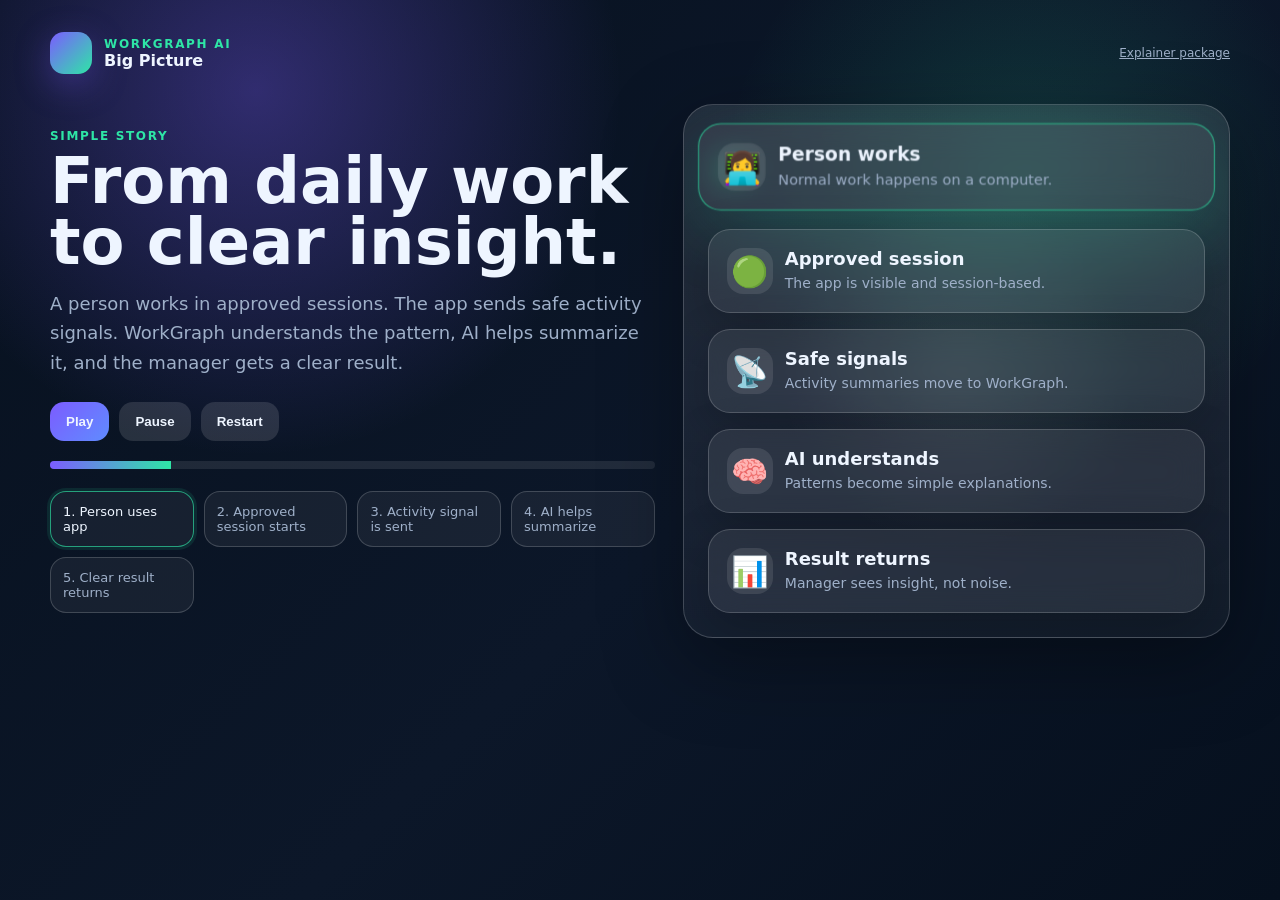
<file: docs/system-explainer/01-big-picture/index.html>
<!doctype html><html lang="en"><head><meta charset="utf-8"><meta name="viewport" content="width=device-width,initial-scale=1"><title>WorkGraph AI - Big Picture</title><link rel="stylesheet" href="../shared/styles.css"></head><body><main class="page"><header class="topbar"><div class="brand"><div class="logo"></div><div><div class="eyebrow">WorkGraph AI</div><strong>Big Picture</strong></div></div><a class="mini" href="../README.md">Explainer package</a></header><section class="hero"><div><div class="eyebrow">Simple story</div><h1>From daily work to clear insight.</h1><p>A person works in approved sessions. The app sends safe activity signals. WorkGraph understands the pattern, AI helps summarize it, and the manager gets a clear result.</p><div class="controls"><button class="primary" data-play>Play</button><button data-pause>Pause</button><button data-restart>Restart</button></div><div class="progress"><span data-progress></span></div><div class="steps" id="steps"></div></div><div class="stage"><div class="grid" style="position:relative;z-index:1"><div class="node demo-node"><div class="icon">👩‍💻</div><div><h3>Person works</h3><p>Normal work happens on a computer.</p></div></div><div class="node demo-node"><div class="icon">🟢</div><div><h3>Approved session</h3><p>The app is visible and session-based.</p></div></div><div class="node demo-node"><div class="icon">📡</div><div><h3>Safe signals</h3><p>Activity summaries move to WorkGraph.</p></div></div><div class="node demo-node"><div class="icon">🧠</div><div><h3>AI understands</h3><p>Patterns become simple explanations.</p></div></div><div class="node demo-node"><div class="icon">📊</div><div><h3>Result returns</h3><p>Manager sees insight, not noise.</p></div></div></div><div class="moving-dot" id="dot"></div></div></section></main><script src="../shared/ui.js"></script><script>const steps=["Person uses app","Approved session starts","Activity signal is sent","AI helps summarize","Clear result returns"];document.getElementById('steps').innerHTML=steps.map((s,i)=>`<div class="step-pill" data-step-pill>${i+1}. ${s}</div>`).join('');const dot=document.getElementById('dot');const positions=[[40,58],[260,128],[90,218],[300,300],[150,375]];DemoUI.createStepper({steps,duration:1500,onStep:(i)=>{DemoUI.setActive('.demo-node',i);dot.style.left=positions[i][0]+'px';dot.style.top=positions[i][1]+'px';}});</script></body></html>
</file>
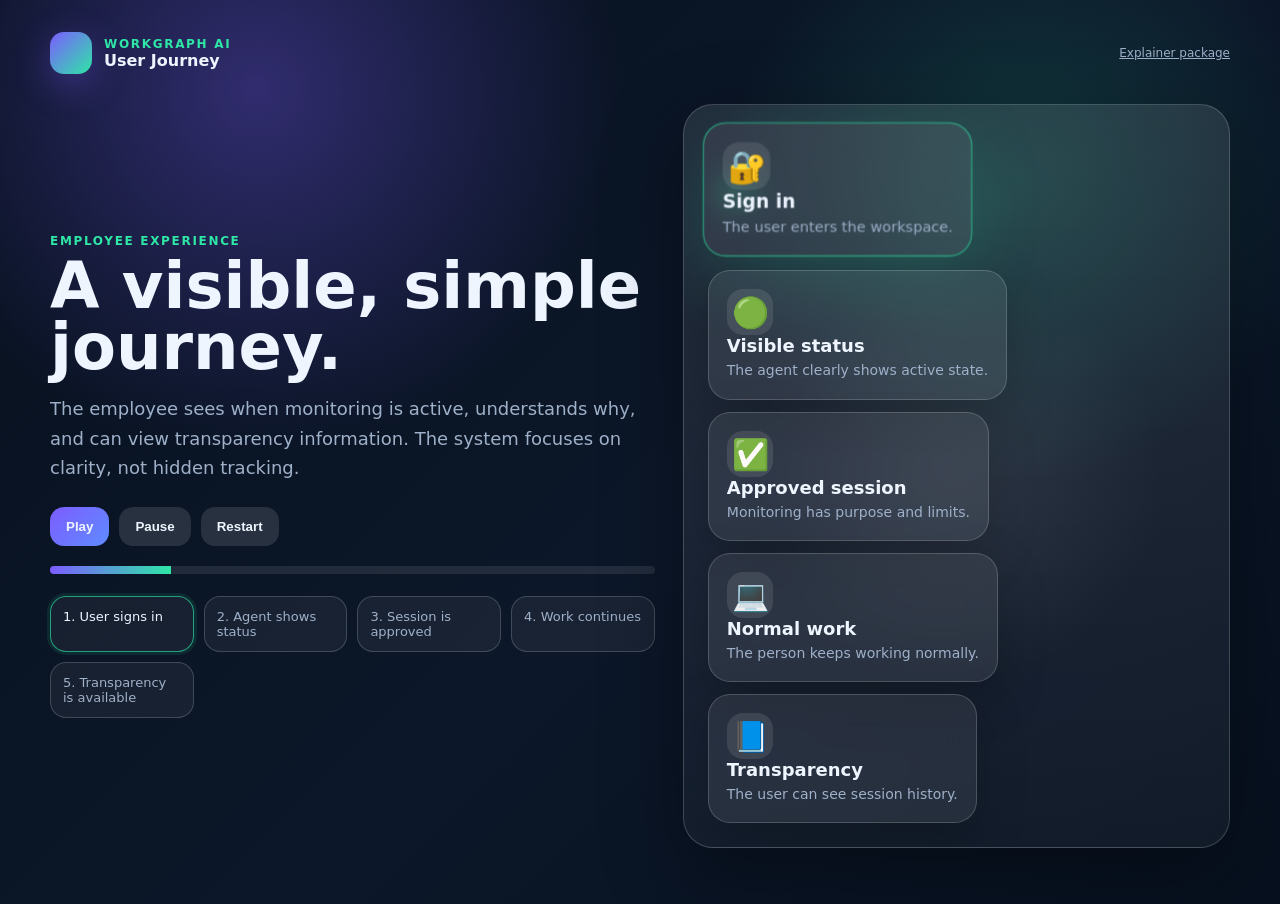
<file: docs/system-explainer/02-user-journey/index.html>
<!doctype html><html lang="en"><head><meta charset="utf-8"><meta name="viewport" content="width=device-width,initial-scale=1"><title>WorkGraph AI - User Journey</title><link rel="stylesheet" href="../shared/styles.css"></head><body><main class="page"><header class="topbar"><div class="brand"><div class="logo"></div><div><div class="eyebrow">WorkGraph AI</div><strong>User Journey</strong></div></div><a class="mini" href="../README.md">Explainer package</a></header><section class="hero"><div><div class="eyebrow">Employee experience</div><h1>A visible, simple journey.</h1><p>The employee sees when monitoring is active, understands why, and can view transparency information. The system focuses on clarity, not hidden tracking.</p><div class="controls"><button class="primary" data-play>Play</button><button data-pause>Pause</button><button data-restart>Restart</button></div><div class="progress"><span data-progress></span></div><div class="steps" id="steps"></div></div><div class="stage"><div class="timeline" style="position:relative;z-index:1;flex-wrap:wrap"><div class="card demo-node"><div class="icon">🔐</div><h3>Sign in</h3><p>The user enters the workspace.</p></div><div class="card demo-node"><div class="icon">🟢</div><h3>Visible status</h3><p>The agent clearly shows active state.</p></div><div class="card demo-node"><div class="icon">✅</div><h3>Approved session</h3><p>Monitoring has purpose and limits.</p></div><div class="card demo-node"><div class="icon">💻</div><h3>Normal work</h3><p>The person keeps working normally.</p></div><div class="card demo-node"><div class="icon">📘</div><h3>Transparency</h3><p>The user can see session history.</p></div></div><div class="moving-dot" id="dot"></div></div></section></main><script src="../shared/ui.js"></script><script>const steps=["User signs in","Agent shows status","Session is approved","Work continues","Transparency is available"];document.getElementById('steps').innerHTML=steps.map((s,i)=>`<div class="step-pill" data-step-pill>${i+1}. ${s}</div>`).join('');const dot=document.getElementById('dot');const positions=[[45,80],[245,80],[445,80],[155,260],[360,260]];DemoUI.createStepper({steps,duration:1500,onStep:(i)=>{DemoUI.setActive('.demo-node',i);dot.style.left=positions[i][0]+'px';dot.style.top=positions[i][1]+'px';}});</script></body></html>
</file>
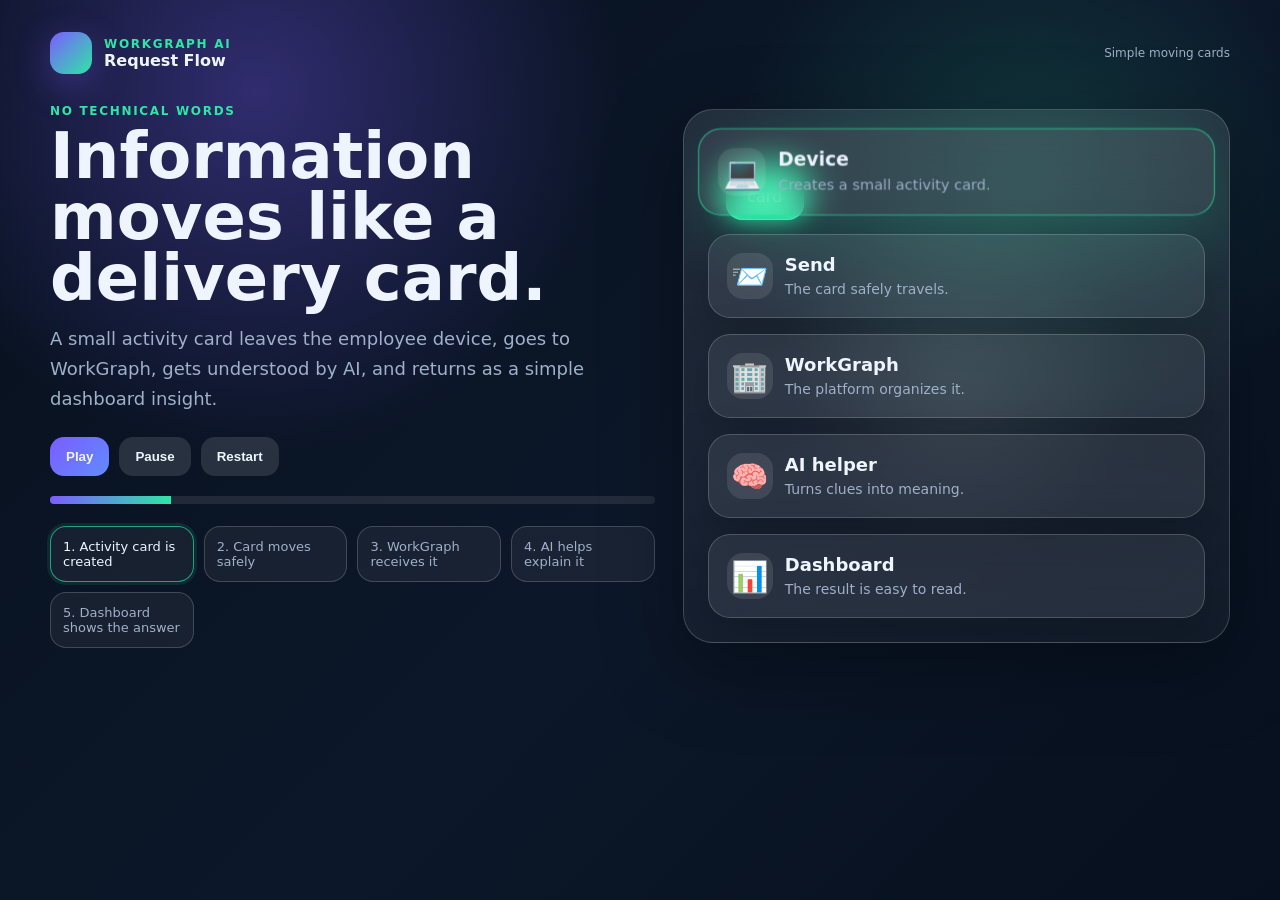
<file: docs/system-explainer/03-request-flow/index.html>
<!doctype html><html lang="en"><head><meta charset="utf-8"><meta name="viewport" content="width=device-width,initial-scale=1"><title>WorkGraph AI - Request Flow</title><link rel="stylesheet" href="../shared/styles.css"></head><body><main class="page"><header class="topbar"><div class="brand"><div class="logo"></div><div><div class="eyebrow">WorkGraph AI</div><strong>Request Flow</strong></div></div><span class="mini">Simple moving cards</span></header><section class="hero"><div><div class="eyebrow">No technical words</div><h1>Information moves like a delivery card.</h1><p>A small activity card leaves the employee device, goes to WorkGraph, gets understood by AI, and returns as a simple dashboard insight.</p><div class="controls"><button class="primary" data-play>Play</button><button data-pause>Pause</button><button data-restart>Restart</button></div><div class="progress"><span data-progress></span></div><div class="steps" id="steps"></div></div><div class="stage"><div class="grid" style="position:relative;z-index:1"><div class="node demo-node"><div class="icon">💻</div><div><h3>Device</h3><p>Creates a small activity card.</p></div></div><div class="node demo-node"><div class="icon">📨</div><div><h3>Send</h3><p>The card safely travels.</p></div></div><div class="node demo-node"><div class="icon">🏢</div><div><h3>WorkGraph</h3><p>The platform organizes it.</p></div></div><div class="node demo-node"><div class="icon">🧠</div><div><h3>AI helper</h3><p>Turns clues into meaning.</p></div></div><div class="node demo-node"><div class="icon">📊</div><div><h3>Dashboard</h3><p>The result is easy to read.</p></div></div></div><div class="card moving-dot" id="packet" style="width:78px;height:52px;border-radius:16px;display:grid;place-items:center">card</div></div></section></main><script src="../shared/ui.js"></script><script>const steps=["Activity card is created","Card moves safely","WorkGraph receives it","AI helps explain it","Dashboard shows the answer"];document.getElementById('steps').innerHTML=steps.map((s,i)=>`<div class="step-pill" data-step-pill>${i+1}. ${s}</div>`).join('');const packet=document.getElementById('packet');const positions=[[42,58],[300,90],[95,190],[310,270],[150,360]];DemoUI.createStepper({steps,duration:1400,onStep:(i)=>{DemoUI.setActive('.demo-node',i);packet.style.left=positions[i][0]+'px';packet.style.top=positions[i][1]+'px';packet.textContent=i===4?'insight':'card';}});</script></body></html>
</file>
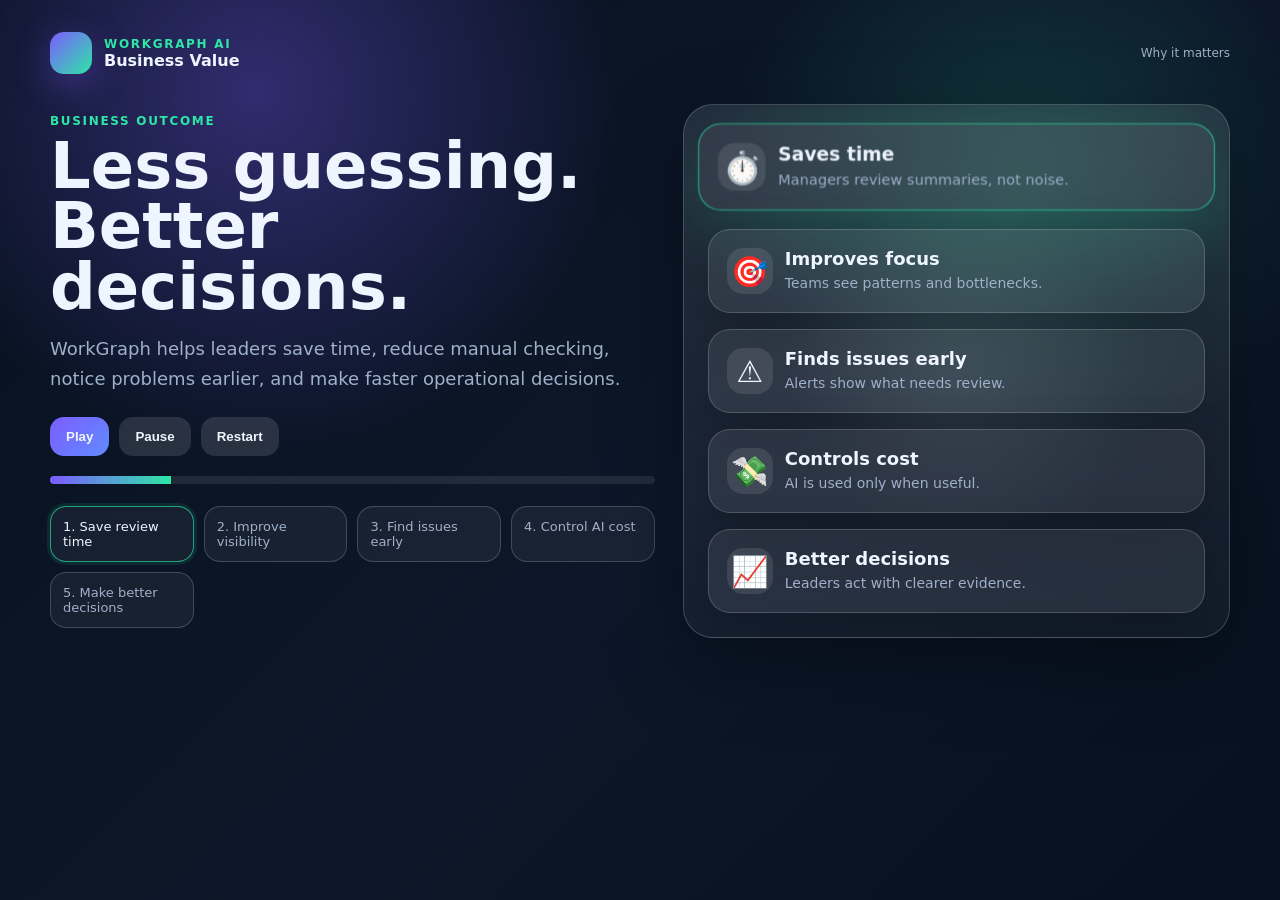
<file: docs/system-explainer/06-business-value/index.html>
<!doctype html><html lang="en"><head><meta charset="utf-8"><meta name="viewport" content="width=device-width,initial-scale=1"><title>WorkGraph AI - Business Value</title><link rel="stylesheet" href="../shared/styles.css"></head><body><main class="page"><header class="topbar"><div class="brand"><div class="logo"></div><div><div class="eyebrow">WorkGraph AI</div><strong>Business Value</strong></div></div><span class="mini">Why it matters</span></header><section class="hero"><div><div class="eyebrow">Business outcome</div><h1>Less guessing. Better decisions.</h1><p>WorkGraph helps leaders save time, reduce manual checking, notice problems earlier, and make faster operational decisions.</p><div class="controls"><button class="primary" data-play>Play</button><button data-pause>Pause</button><button data-restart>Restart</button></div><div class="progress"><span data-progress></span></div><div class="steps" id="steps"></div></div><div class="stage"><div class="grid" style="position:relative;z-index:1"><div class="node demo-node"><div class="icon">⏱️</div><div><h3>Saves time</h3><p>Managers review summaries, not noise.</p></div></div><div class="node demo-node"><div class="icon">🎯</div><div><h3>Improves focus</h3><p>Teams see patterns and bottlenecks.</p></div></div><div class="node demo-node"><div class="icon">⚠️</div><div><h3>Finds issues early</h3><p>Alerts show what needs review.</p></div></div><div class="node demo-node"><div class="icon">💸</div><div><h3>Controls cost</h3><p>AI is used only when useful.</p></div></div><div class="node demo-node"><div class="icon">📈</div><div><h3>Better decisions</h3><p>Leaders act with clearer evidence.</p></div></div></div></div></section></main><script src="../shared/ui.js"></script><script>const steps=["Save review time","Improve visibility","Find issues early","Control AI cost","Make better decisions"];document.getElementById('steps').innerHTML=steps.map((s,i)=>`<div class="step-pill" data-step-pill>${i+1}. ${s}</div>`).join('');DemoUI.createStepper({steps,duration:1500,onStep:(i)=>DemoUI.setActive('.demo-node',i)});</script></body></html>
</file>
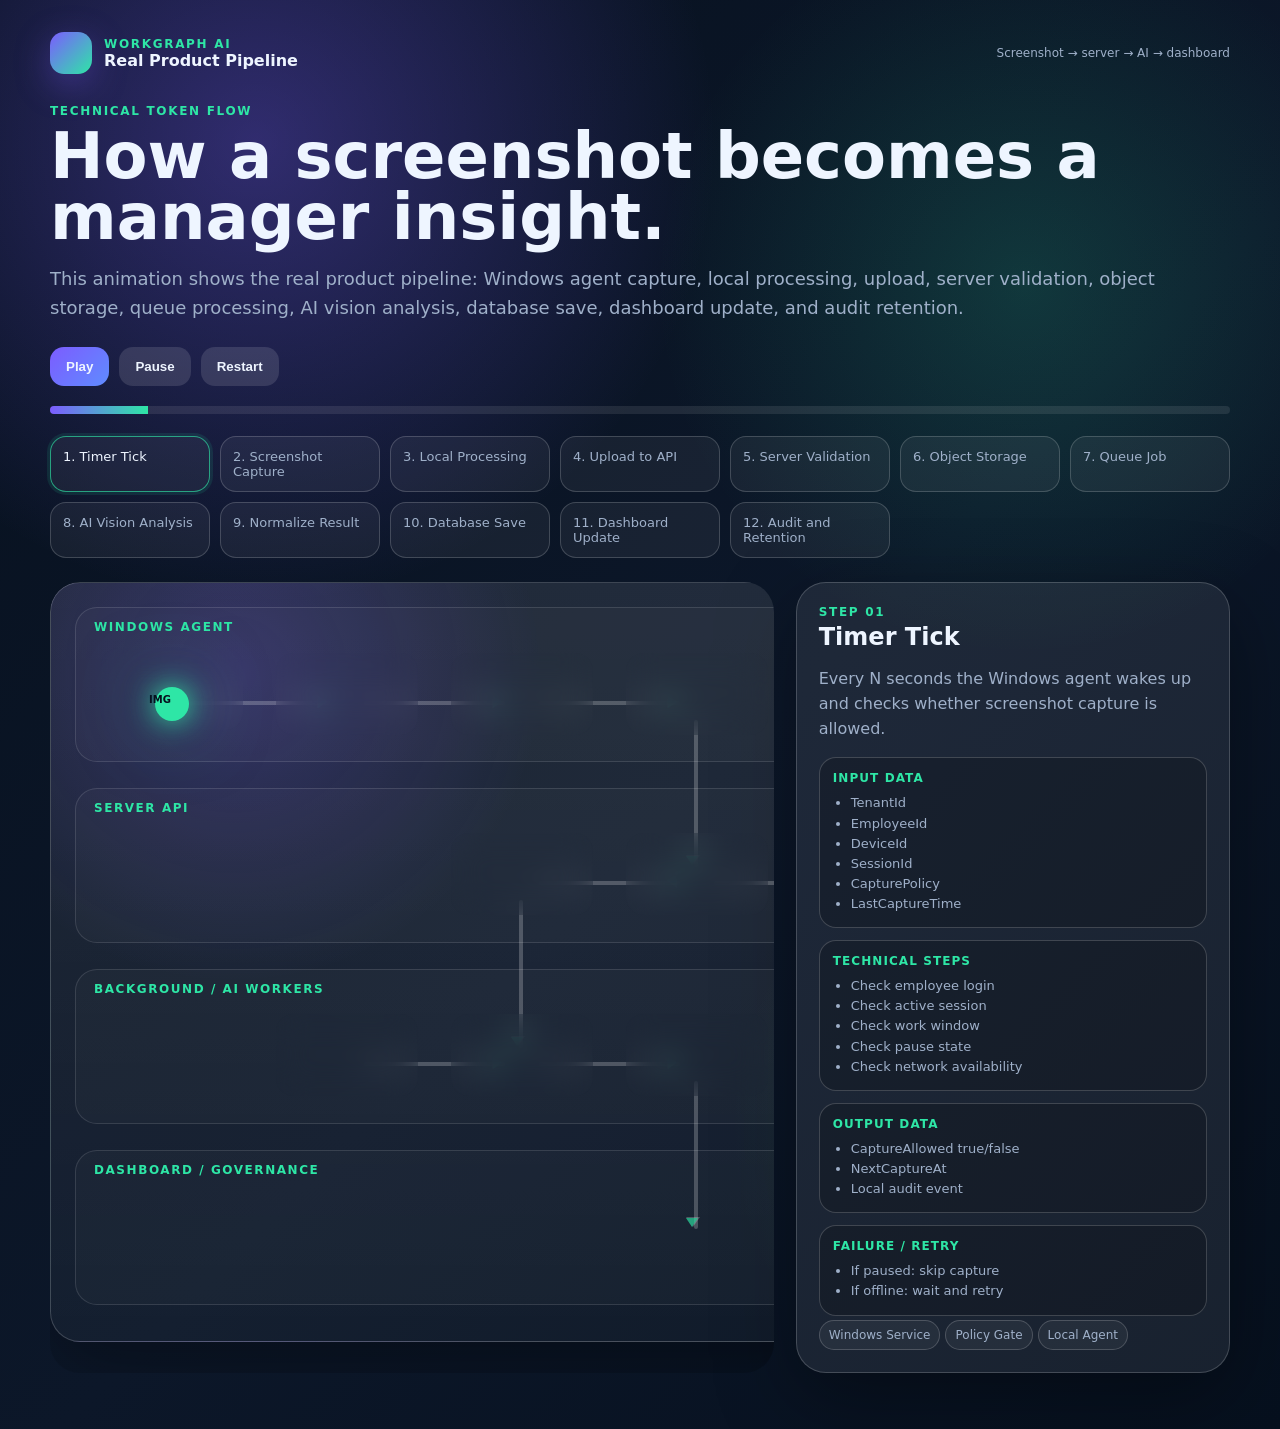
<file: docs/system-explainer/07-bpmn-flow/index.html>
<!doctype html><html lang="en"><head><meta charset="utf-8"><meta name="viewport" content="width=device-width,initial-scale=1"><title>WorkGraph AI - Real Product Pipeline</title><link rel="stylesheet" href="../shared/styles.css"><style>.shell{display:grid;grid-template-columns:1.25fr .75fr;gap:22px;margin-top:24px}.wrap{overflow:auto;border-radius:30px}.diagram{position:relative;width:1220px;height:760px;border:1px solid var(--line);border-radius:30px;background:radial-gradient(circle at 15% 12%,rgba(124,92,255,.24),transparent 25%),radial-gradient(circle at 82% 72%,rgba(46,230,166,.15),transparent 28%),linear-gradient(180deg,rgba(255,255,255,.095),rgba(255,255,255,.035));box-shadow:var(--shadow);overflow:hidden}.lane{position:absolute;left:24px;right:24px;height:155px;border:1px solid rgba(255,255,255,.12);border-radius:22px;background:rgba(255,255,255,.025)}.lane b{position:absolute;left:18px;top:12px;color:var(--accent);font-size:12px;letter-spacing:.13em;text-transform:uppercase}.l1{top:24px}.l2{top:205px}.l3{top:386px}.l4{top:567px}.node{position:absolute;width:142px;min-height:82px;border:1px solid var(--line);border-radius:18px;background:rgba(255,255,255,.08);padding:12px;text-align:center;z-index:4;cursor:pointer;transition:.35s}.node .ico{font-size:24px}.node h3{font-size:14px;margin:4px 0}.node p{font-size:11.5px;line-height:1.3;color:var(--muted);margin:0}.node.active{border-color:rgba(46,230,166,.95);background:linear-gradient(135deg,rgba(124,92,255,.42),rgba(46,230,166,.18));box-shadow:0 0 0 5px rgba(46,230,166,.12),0 24px 80px rgba(46,230,166,.22);transform:translateY(-5px)}.line{position:absolute;height:4px;background:rgba(255,255,255,.22);border-radius:99px;z-index:1}.line.v{width:4px;height:62px}.line.active{background:linear-gradient(90deg,var(--primary),var(--accent));box-shadow:0 0 20px rgba(46,230,166,.42)}.line.v.active{background:linear-gradient(180deg,var(--primary),var(--accent))}.arrow{position:absolute;width:0;height:0;border-left:10px solid rgba(255,255,255,.36);border-top:7px solid transparent;border-bottom:7px solid transparent;z-index:2}.arrow.down{transform:rotate(90deg)}.arrow.active{border-left-color:var(--accent)}.token{position:absolute;width:34px;height:34px;border-radius:50%;background:var(--accent);box-shadow:0 0 28px var(--accent),0 0 80px rgba(46,230,166,.55);z-index:6;transition:left .7s cubic-bezier(.2,.8,.2,1),top .7s cubic-bezier(.2,.8,.2,1)}.token:after{content:'IMG';position:absolute;inset:7px auto auto -6px;font-size:10px;font-weight:900;color:#06101e}.panel{border:1px solid var(--line);border-radius:30px;background:rgba(255,255,255,.075);box-shadow:var(--shadow);padding:22px}.panel h2{margin:4px 0 8px}.panel p{color:var(--muted);line-height:1.55}.box{border:1px solid var(--line);border-radius:17px;background:rgba(0,0,0,.18);padding:13px;margin-top:12px}.box h4{margin:0 0 8px;color:var(--accent);font-size:12px;text-transform:uppercase;letter-spacing:.09em}.box ul{margin:0;padding-left:18px;color:var(--muted);line-height:1.55;font-size:13px}.tag{display:inline-block;margin:4px 5px 0 0;padding:7px 9px;border:1px solid var(--line);border-radius:99px;color:var(--muted);font-size:12px;background:rgba(255,255,255,.05)}.steps{grid-template-columns:repeat(auto-fit,minmax(155px,1fr))}@media(max-width:1050px){.shell{grid-template-columns:1fr}.diagram{min-width:1220px}}</style></head><body><main class="page"><header class="topbar"><div class="brand"><div class="logo"></div><div><div class="eyebrow">WorkGraph AI</div><strong>Real Product Pipeline</strong></div></div><span class="mini">Screenshot → server → AI → dashboard</span></header><section class="hero" style="grid-template-columns:1fr"><div><div class="eyebrow">Technical token flow</div><h1>How a screenshot becomes a manager insight.</h1><p>This animation shows the real product pipeline: Windows agent capture, local processing, upload, server validation, object storage, queue processing, AI vision analysis, database save, dashboard update, and audit retention.</p><div class="controls"><button class="primary" id="play">Play</button><button id="pause">Pause</button><button id="restart">Restart</button></div><div class="progress"><span id="progress"></span></div><div class="steps" id="pills"></div></div></section><section class="shell"><div class="wrap"><div class="diagram"><div class="lane l1"><b>Windows Agent</b></div><div class="lane l2"><b>Server API</b></div><div class="lane l3"><b>Background / AI Workers</b></div><div class="lane l4"><b>Dashboard / Governance</b></div><div id="lines"></div><div class="node" data-node="0" style="left:50px;top:70px"><div class="ico">⏱️</div><h3>Timer Tick</h3><p>Check active policy</p></div><div class="node" data-node="1" style="left:225px;top:70px"><div class="ico">🖥️</div><h3>Capture</h3><p>Screen bitmap + metadata</p></div><div class="node" data-node="2" style="left:400px;top:70px"><div class="ico">🗜️</div><h3>Prepare</h3><p>Resize, compress, encrypt</p></div><div class="node" data-node="3" style="left:575px;top:70px"><div class="ico">📤</div><h3>Upload API</h3><p>POST capture payload</p></div><div class="node" data-node="4" style="left:750px;top:250px"><div class="ico">🛡️</div><h3>Validate</h3><p>Token, tenant, session</p></div><div class="node" data-node="5" style="left:575px;top:250px"><div class="ico">🗄️</div><h3>Object Store</h3><p>Save image file</p></div><div class="node" data-node="6" style="left:400px;top:250px"><div class="ico">📩</div><h3>Queue Job</h3><p>Create analysis task</p></div><div class="node" data-node="7" style="left:225px;top:431px"><div class="ico">👁️</div><h3>Vision AI</h3><p>Read screenshot context</p></div><div class="node" data-node="8" style="left:400px;top:431px"><div class="ico">🧮</div><h3>Normalize</h3><p>Map to business model</p></div><div class="node" data-node="9" style="left:575px;top:431px"><div class="ico">💾</div><h3>Database</h3><p>Save result + timeline</p></div><div class="node" data-node="10" style="left:750px;top:612px"><div class="ico">📊</div><h3>Dashboard</h3><p>Manager sees summary</p></div><div class="node" data-node="11" style="left:925px;top:612px"><div class="ico">📜</div><h3>Audit</h3><p>Access + retention logs</p></div><div class="token" id="token"></div></div></div><aside class="panel"><div class="eyebrow" id="stateNo">STEP 01</div><h2 id="title">Timer Tick</h2><p id="desc"></p><div class="box"><h4>Input data</h4><ul id="input"></ul></div><div class="box"><h4>Technical steps</h4><ul id="tech"></ul></div><div class="box"><h4>Output data</h4><ul id="output"></ul></div><div class="box"><h4>Failure / retry</h4><ul id="fail"></ul></div><div id="tags"></div></aside></section></main><script>const states=[{t:'Timer Tick',d:'Every N seconds the Windows agent wakes up and checks whether screenshot capture is allowed.',i:['TenantId','EmployeeId','DeviceId','SessionId','CapturePolicy','LastCaptureTime'],x:['Check employee login','Check active session','Check work window','Check pause state','Check network availability'],o:['CaptureAllowed true/false','NextCaptureAt','Local audit event'],f:['If paused: skip capture','If offline: wait and retry'],tags:['Windows Service','Policy Gate','Local Agent'],p:[104,104]},{t:'Screenshot Capture',d:'The agent captures the current monitor and basic foreground application context.',i:['Monitor info','Screen resolution','Foreground process','Active window title','UTC timestamp'],x:['Capture screen bitmap','Detect active window','Read process name','Generate CaptureId','Attach metadata'],o:['Raw bitmap','CaptureId','AppName','WindowTitle','CapturedAtUtc'],f:['If capture fails: record error','If screen locked: store locked status'],tags:['GDI/Desktop API','Metadata','CaptureId'],p:[279,104]},{t:'Local Processing',d:'The agent reduces payload size and prepares the screenshot for secure upload.',i:['Raw bitmap','Capture metadata','Tenant policy'],x:['Resize image','Convert to WebP/JPEG','Compress quality 50-75','Optional blur/masking','SHA-256 hash','Encrypt payload'],o:['Compressed image','ImageHash','Encrypted payload','Payload size','Metadata JSON'],f:['If too large: lower quality','If encryption fails: do not upload'],tags:['Compression','Encryption','Hash'],p:[454,104]},{t:'Upload to API',d:'The agent sends screenshot file and metadata to the server capture endpoint.',i:['Device token','Encrypted image','Metadata JSON','Agent version'],x:['POST /api/agent/captures','Send headers','Use multipart upload','Handle 202 response','Apply retry backoff'],o:['HTTP 202 Accepted','ServerCaptureId','RetryAfterSeconds'],f:['If network fails: keep local encrypted copy','If 401: refresh device token'],tags:['Web API','Retry','Device Token'],p:[629,104]},{t:'Server Validation',d:'The API verifies tenant, employee, device, session, file type, size, interval, and duplicate hash.',i:['Bearer token','Tenant header','Device id','Session id','File hash','Capture time'],x:['Validate token','Check tenant binding','Check employee-device binding','Check active session','Validate MIME and size','Reject duplicate'],o:['Accepted capture','Rejected capture','Validation audit event'],f:['Invalid tenant/session: reject','Duplicate hash: ignore or link'],tags:['Zero Trust','Multi-tenant','Validation'],p:[804,284]},{t:'Object Storage',d:'The image is stored outside the database in encrypted object storage.',i:['Accepted image','TenantId','EmployeeId','SessionId','CaptureId'],x:['Create storage key','Upload object','Set encryption','Set access policy','Return storage reference'],o:['StorageKey','Content hash','Object size','Storage region'],f:['If storage fails: mark capture failed','Retry background upload'],tags:['MinIO/S3','Blob Storage','Encrypted'],p:[629,284]},{t:'Queue Job',d:'The server creates a background task so heavy AI analysis does not block upload.',i:['CaptureId','StorageKey','TenantId','EmployeeId','Analysis mode'],x:['Publish queue message','Set status PendingAnalysis','Include cost policy','Set priority'],o:['Queue message','Processing status','Trace id'],f:['If queue unavailable: outbox table retry','If duplicate: skip job'],tags:['RabbitMQ','Hangfire','Outbox'],p:[454,284]},{t:'AI Vision Analysis',d:'Worker loads the screenshot and extracts work context, categories, OCR snippets, and confidence.',i:['StorageKey','Tenant policy','Prompt template','Model config'],x:['Load image','Call vision model','Detect app/tool category','Extract safe OCR','Estimate confidence','Generate explanation'],o:['Detected app','Work category','Focus score','Confidence','Short summary','Flags'],f:['Low confidence: mark Needs Review','Model error: retry or fallback rules'],tags:['Vision Model','OCR','Cost Tracking'],p:[279,465]},{t:'Normalize Result',d:'Raw AI output is converted into your internal business model and policy-safe summary.',i:['Raw AI result','Company rules','Category map','Confidence threshold'],x:['Map categories','Apply thresholds','Remove private text','Calculate focus score','Create review flags'],o:['WorkCategory','FocusScore','ReviewStatus','NormalizedSummary'],f:['Unsafe output: redact','Unknown category: mark Other'],tags:['Business Rules','Scoring','Safety'],p:[454,465]},{t:'Database Save',d:'Final metadata, timeline events, scores, and analysis results are saved.',i:['Capture metadata','StorageKey','Normalized result','Cost usage'],x:['Update Capture status','Insert CaptureAnalysis','Update EmployeeTimeline','Update DailyWorkSummary','Write AuditLog'],o:['Processed capture','Timeline event','Daily summary row','AI cost record'],f:['DB error: retry transaction','Partial failure: keep PendingSave'],tags:['SQL Server','Timeline','Audit'],p:[629,465]},{t:'Dashboard Update',d:'Manager dashboard updates with summaries, trends, screenshot thumbnail, and review alerts.',i:['Processed capture','Timeline event','Daily summary','Review flags'],x:['Refresh employee timeline','Update focus trend','Show thumbnail','Push SignalR event','Group alerts'],o:['Manager insight','Current status','App usage chart','Review item'],f:['If realtime fails: user refresh still loads from DB'],tags:['Blazor/React','SignalR','Charts'],p:[804,646]},{t:'Audit and Retention',d:'Sensitive views are logged and old raw screenshots are deleted or archived by policy.',i:['Viewer id','Capture id','Tenant policy','Retention days'],x:['Log screenshot view','Log export/download','Apply retention cleanup','Keep summary longer than raw image'],o:['Audit trail','Retention job result','Compliance report'],f:['Deletion failed: retry cleanup','Unauthorized view: block and log'],tags:['Compliance','Retention','Access Log'],p:[979,646]}];const edges=[[0,1],[1,2],[2,3],[3,4],[4,5],[5,6],[6,7],[7,8],[8,9],[9,10],[10,11]];const lines=document.getElementById('lines');function draw(){lines.innerHTML='';edges.forEach((e,k)=>{const a=states[e[0]].p,b=states[e[1]].p;if(a[1]===b[1]){const left=Math.min(a[0],b[0])+34,w=Math.abs(a[0]-b[0])-34;lines.innerHTML+=`<div class="line" data-line="${k}" style="left:${left}px;top:${a[1]+14}px;width:${w}px"></div><div class="arrow" data-arrow="${k}" style="left:${Math.max(a[0],b[0])-13}px;top:${a[1]+7}px${b[0]<a[0]?';transform:rotate(180deg)':''}"></div>`}else{lines.innerHTML+=`<div class="line v" data-line="${k}" style="left:${a[0]+14}px;top:${Math.min(a[1],b[1])+33}px;height:${Math.abs(a[1]-b[1])-33}px"></div><div class="arrow down" data-arrow="${k}" style="left:${a[0]+8}px;top:${b[1]-14}px"></div>`}})}draw();let idx=0,timer=null,playing=false;const token=document.getElementById('token'),pills=document.getElementById('pills');pills.innerHTML=states.map((s,i)=>`<div class="step-pill" data-pill="${i}">${i+1}. ${s.t}</div>`).join('');function ul(id,arr){document.getElementById(id).innerHTML=arr.map(x=>`<li>${x}</li>`).join('')}function render(i){idx=i;const s=states[i];document.querySelectorAll('[data-node]').forEach(n=>n.classList.toggle('active',+n.dataset.node===i));document.querySelectorAll('[data-pill]').forEach(p=>p.classList.toggle('active',+p.dataset.pill===i));document.querySelectorAll('[data-line]').forEach(l=>l.classList.toggle('active',+l.dataset.line<i));document.querySelectorAll('[data-arrow]').forEach(a=>a.classList.toggle('active',+a.dataset.arrow<i));document.getElementById('progress').style.width=`${((i+1)/states.length)*100}%`;document.getElementById('stateNo').textContent=`STEP ${String(i+1).padStart(2,'0')}`;document.getElementById('title').textContent=s.t;document.getElementById('desc').textContent=s.d;ul('input',s.i);ul('tech',s.x);ul('output',s.o);ul('fail',s.f);document.getElementById('tags').innerHTML=s.tags.map(x=>`<span class="tag">${x}</span>`).join('');token.style.left=s.p[0]+'px';token.style.top=s.p[1]+'px'}function next(){render((idx+1)%states.length)}function play(){if(playing)return;playing=true;timer=setInterval(next,2200)}function pause(){playing=false;clearInterval(timer)}function restart(){pause();render(0)}document.getElementById('play').onclick=play;document.getElementById('pause').onclick=pause;document.getElementById('restart').onclick=restart;document.querySelectorAll('[data-node]').forEach(n=>n.onclick=()=>render(+n.dataset.node));document.querySelectorAll('[data-pill]').forEach(p=>p.onclick=()=>render(+p.dataset.pill));render(0);</script></body></html>
</file>
<file: docs/system-explainer/shared/styles.css>
:root{--bg:#07111f;--panel:rgba(255,255,255,.08);--panel2:rgba(255,255,255,.12);--text:#eef5ff;--muted:#9fb0c9;--primary:#7c5cff;--accent:#2ee6a6;--warn:#ffd166;--danger:#ff6b6b;--line:rgba(255,255,255,.18);--shadow:0 24px 80px rgba(0,0,0,.35);font-family:Inter,ui-sans-serif,system-ui,-apple-system,Segoe UI,Arial,sans-serif}*{box-sizing:border-box}body{margin:0;min-height:100vh;color:var(--text);background:radial-gradient(circle at 20% 10%,rgba(124,92,255,.35),transparent 28%),radial-gradient(circle at 80% 20%,rgba(46,230,166,.16),transparent 24%),linear-gradient(135deg,#07111f,#0c1729 55%,#06101e);overflow-x:hidden}.page{width:min(1180px,94vw);margin:0 auto;padding:32px 0 56px}.topbar{display:flex;align-items:center;justify-content:space-between;gap:16px;margin-bottom:30px}.brand{display:flex;align-items:center;gap:12px}.logo{width:42px;height:42px;border-radius:14px;background:linear-gradient(135deg,var(--primary),var(--accent));box-shadow:0 10px 35px rgba(124,92,255,.35)}.eyebrow{color:var(--accent);font-weight:700;letter-spacing:.14em;text-transform:uppercase;font-size:12px}.hero{display:grid;grid-template-columns:1.05fr .95fr;gap:28px;align-items:center}.hero h1{font-size:clamp(34px,5vw,66px);line-height:.95;margin:8px 0 16px}.hero p{color:var(--muted);font-size:18px;line-height:1.65;margin:0}.stage{position:relative;min-height:430px;border:1px solid var(--line);border-radius:30px;background:linear-gradient(180deg,rgba(255,255,255,.1),rgba(255,255,255,.045));box-shadow:var(--shadow);overflow:hidden;padding:24px}.stage:before{content:"";position:absolute;inset:-80px;background:radial-gradient(circle,rgba(255,255,255,.08),transparent 36%);animation:floatGlow 7s ease-in-out infinite}.card,.node,.metric,.bubble{position:relative;border:1px solid var(--line);background:var(--panel);backdrop-filter:blur(16px);border-radius:22px;padding:18px;box-shadow:0 16px 50px rgba(0,0,0,.22);transition:.45s ease}.node{display:flex;align-items:center;gap:12px;min-height:82px}.icon{font-size:30px;width:46px;height:46px;display:grid;place-items:center;border-radius:16px;background:rgba(255,255,255,.1)}.node h3,.card h3{margin:0 0 4px;font-size:18px}.node p,.card p{margin:0;color:var(--muted);font-size:14px;line-height:1.45}.controls{display:flex;gap:10px;flex-wrap:wrap;margin-top:24px}button{border:0;border-radius:14px;padding:12px 16px;color:var(--text);background:var(--panel2);cursor:pointer;font-weight:700;transition:.2s}button:hover{transform:translateY(-2px);background:rgba(255,255,255,.18)}button.primary{background:linear-gradient(135deg,var(--primary),#5f8cff)}.steps{display:grid;grid-template-columns:repeat(auto-fit,minmax(140px,1fr));gap:10px;margin-top:22px}.step-pill{border:1px solid var(--line);border-radius:16px;padding:12px;color:var(--muted);background:rgba(255,255,255,.055);font-size:13px}.step-pill.active{color:var(--text);border-color:rgba(46,230,166,.65);box-shadow:0 0 0 3px rgba(46,230,166,.1)}.progress{height:8px;border-radius:99px;background:rgba(255,255,255,.09);overflow:hidden;margin-top:20px}.progress span{display:block;height:100%;width:0;background:linear-gradient(90deg,var(--primary),var(--accent));transition:.35s}.arrow{position:absolute;height:2px;background:linear-gradient(90deg,transparent,var(--accent),transparent);opacity:.65}.arrow:after{content:"";position:absolute;right:0;top:-5px;border-left:9px solid var(--accent);border-top:6px solid transparent;border-bottom:6px solid transparent}.pulse{animation:pulse 1.2s ease-in-out infinite}.active-card{transform:scale(1.04) translateY(-4px);border-color:rgba(46,230,166,.7);box-shadow:0 18px 70px rgba(46,230,166,.18)}.moving-dot{position:absolute;width:14px;height:14px;border-radius:50%;background:var(--accent);box-shadow:0 0 26px var(--accent)}.grid{display:grid;gap:16px}.grid.two{grid-template-columns:repeat(2,1fr)}.grid.three{grid-template-columns:repeat(3,1fr)}.metric strong{display:block;font-size:32px}.metric span{color:var(--muted);font-size:13px}.timeline{display:flex;gap:12px;align-items:center;justify-content:space-between}.mini{font-size:12px;color:var(--muted)}@keyframes pulse{0%,100%{transform:scale(1)}50%{transform:scale(1.08)}}@keyframes floatGlow{0%,100%{transform:translateY(0)}50%{transform:translateY(24px)}}@media(max-width:850px){.hero{grid-template-columns:1fr}.stage{min-height:380px}.grid.two,.grid.three{grid-template-columns:1fr}.topbar{align-items:flex-start;flex-direction:column}}
</file>
